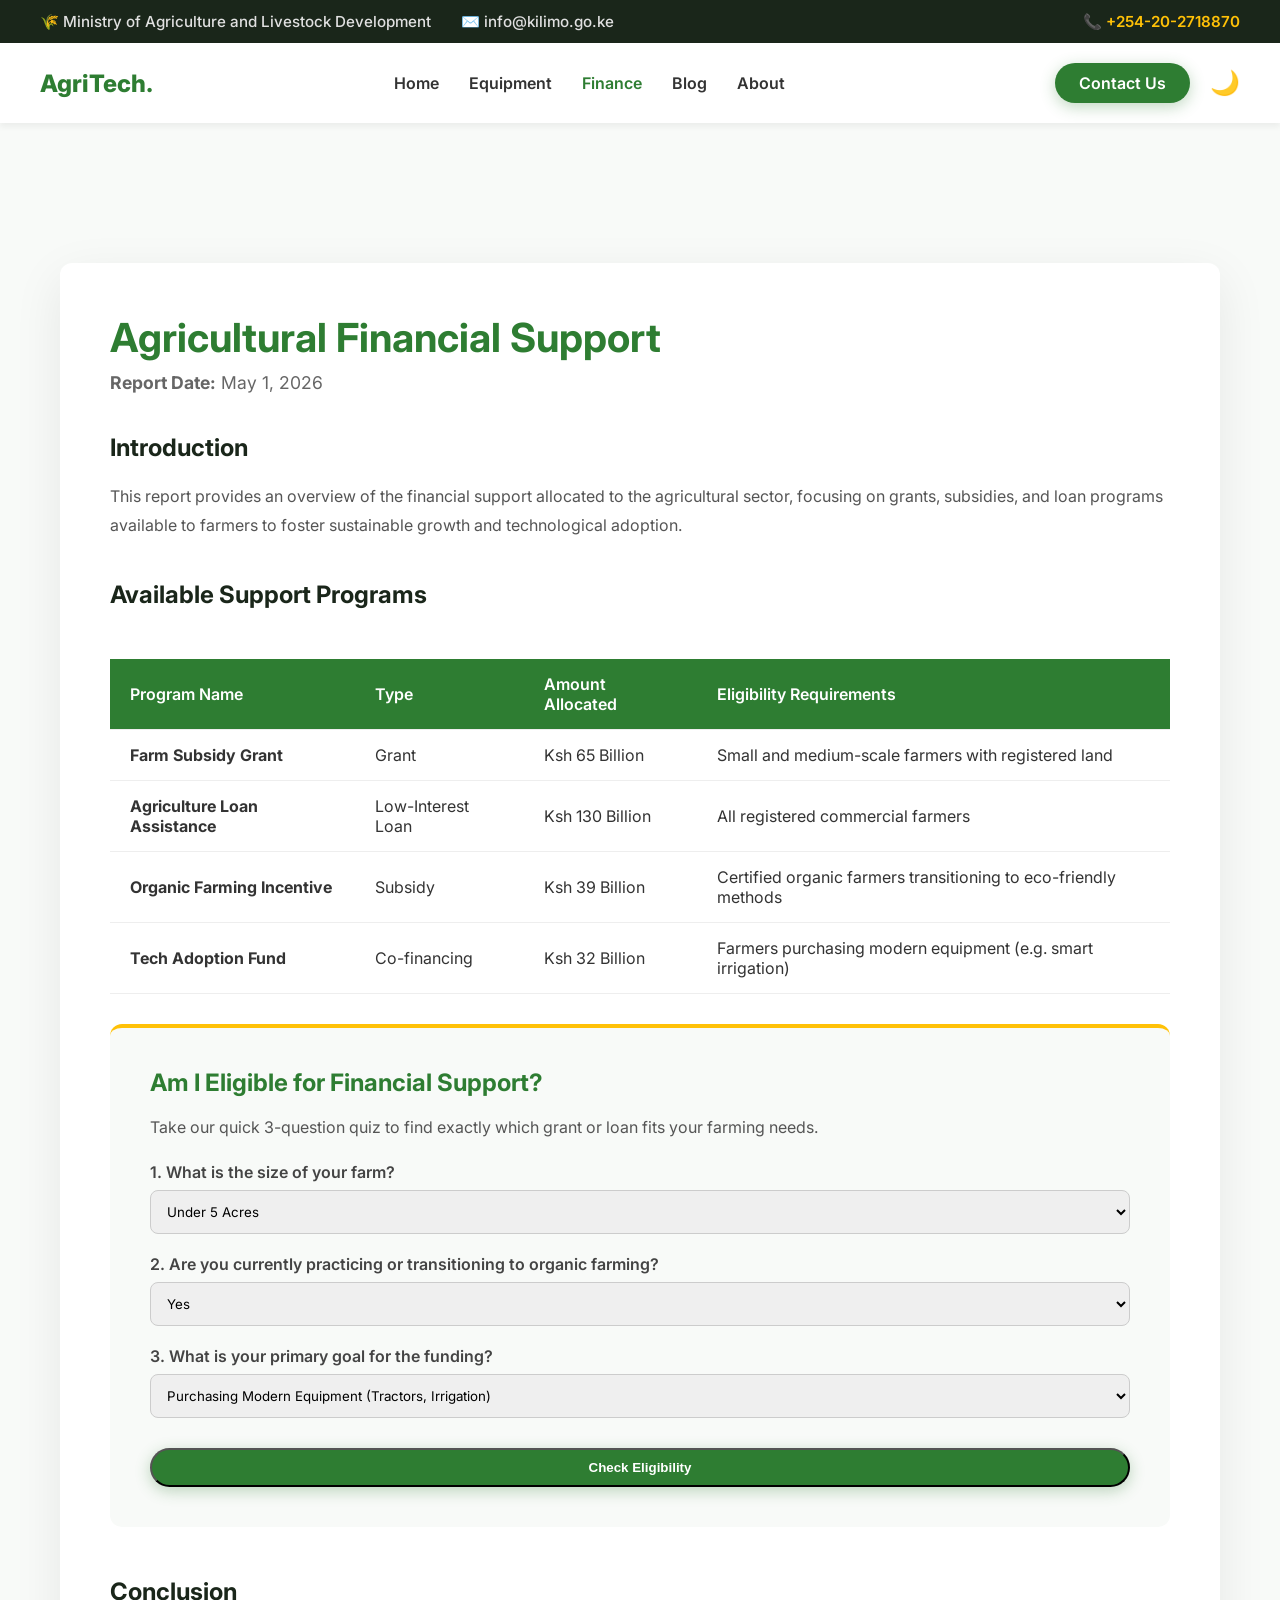
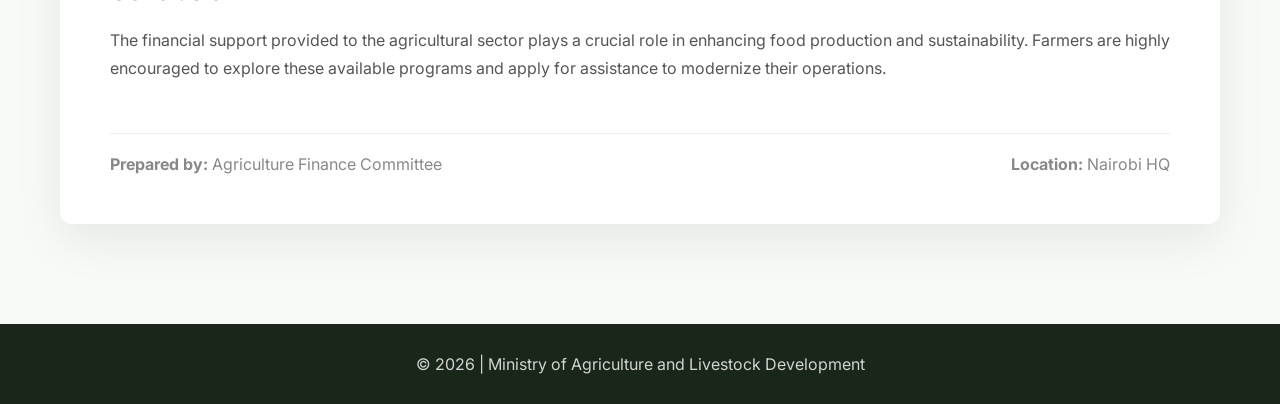
<file: finance.html>
<!DOCTYPE html>
<html lang="en">
<head>
    <meta charset="UTF-8">
    <meta name="viewport" content="width=device-width, initial-scale=1.0">
    <title>Financial Support - AgriTech</title>
    <link rel="stylesheet" href="style.css">
</head>
<body>

<header class="top-bar">
    <div class="top-bar-left">
        <span>🌾 Ministry of Agriculture and Livestock Development</span>
        <span class="hide-mobile">✉️ info@kilimo.go.ke</span>
    </div>
    <div class="top-bar-right" style="display: flex; align-items: center; gap: 15px;">
        <div id="google_translate_element"></div>
        <span>📞 +254-20-2718870</span>
    </div>
</header>

<nav>
    <a href="index.html" class="logo">AgriTech.</a>
    <div class="nav-links">
        <a href="index.html#home">Home</a>
        <a href="index.html#equipment">Equipment</a>
        <a href="finance.html" style="color: var(--primary-color);">Finance</a>
        <a href="index.html#blog">Blog</a>
        <a href="index.html#about">About</a>
        <a href="index.html#contact" class="cta-button mobile-cta">Contact Us</a>
    </div>
    <div style="display: flex; align-items: center;">
        <a href="index.html#contact" class="cta-button desktop-cta" style="margin-left: 30px;">Contact Us</a>
        <button id="theme-toggle" style="background:none; border:none; font-size:1.5rem; cursor:pointer; margin-left:20px;" aria-label="Toggle Dark Mode">🌙</button>
    </div>
    <div class="hamburger">
        <span></span>
        <span></span>
        <span></span>
    </div>
</nav>

<section class="section">
    <div class="finance-container fade-in">
        <h1 style="color: var(--primary-color); font-size: 2.5rem; margin-bottom: 10px;">Agricultural Financial Support</h1>
        <p style="color: #666; font-size: 1.1rem; margin-bottom: 40px;"><strong>Report Date:</strong> May 1, 2026</p>
        
        <h2 style="margin-bottom: 20px; color: var(--dark-color);">Introduction</h2>
        <p style="line-height: 1.8; color: #555; margin-bottom: 40px;">This report provides an overview of the financial support allocated to the agricultural sector, focusing on grants, subsidies, and loan programs available to farmers to foster sustainable growth and technological adoption.</p>
        
        <h2 style="margin-bottom: 20px; color: var(--dark-color);">Available Support Programs</h2>
        <div style="overflow-x: auto;">
            <table>
                <thead>
                    <tr>
                        <th>Program Name</th>
                        <th>Type</th>
                        <th>Amount Allocated</th>
                        <th>Eligibility Requirements</th>
                    </tr>
                </thead>
                <tbody>
                    <tr>
                        <td><strong>Farm Subsidy Grant</strong></td>
                        <td>Grant</td>
                        <td>Ksh 65 Billion</td>
                        <td>Small and medium-scale farmers with registered land</td>
                    </tr>
                    <tr>
                        <td><strong>Agriculture Loan Assistance</strong></td>
                        <td>Low-Interest Loan</td>
                        <td>Ksh 130 Billion</td>
                        <td>All registered commercial farmers</td>
                    </tr>
                    <tr>
                        <td><strong>Organic Farming Incentive</strong></td>
                        <td>Subsidy</td>
                        <td>Ksh 39 Billion</td>
                        <td>Certified organic farmers transitioning to eco-friendly methods</td>
                    </tr>
                    <tr>
                        <td><strong>Tech Adoption Fund</strong></td>
                        <td>Co-financing</td>
                        <td>Ksh 32 Billion</td>
                        <td>Farmers purchasing modern equipment (e.g. smart irrigation)</td>
                    </tr>
                </tbody>
            </table>
        </div>
        
        <div class="quiz-container fade-in" style="background: var(--light-color); padding: 40px; border-radius: 12px; margin-bottom: 50px; border-top: 4px solid var(--accent-color);">
            <h2 style="color: var(--primary-color); margin-bottom: 20px;">Am I Eligible for Financial Support?</h2>
            <p style="margin-bottom: 25px; color: #555;">Take our quick 3-question quiz to find exactly which grant or loan fits your farming needs.</p>
            
            <div id="quiz-form">
                <div class="form-group">
                    <label>1. What is the size of your farm?</label>
                    <select id="quiz-size" style="width: 100%; padding: 12px; border-radius: 8px; border: 1px solid #ccc;">
                        <option value="small">Under 5 Acres</option>
                        <option value="medium">5 to 50 Acres</option>
                        <option value="large">Over 50 Acres</option>
                    </select>
                </div>
                <div class="form-group">
                    <label>2. Are you currently practicing or transitioning to organic farming?</label>
                    <select id="quiz-organic" style="width: 100%; padding: 12px; border-radius: 8px; border: 1px solid #ccc;">
                        <option value="yes">Yes</option>
                        <option value="no">No</option>
                    </select>
                </div>
                <div class="form-group">
                    <label>3. What is your primary goal for the funding?</label>
                    <select id="quiz-goal" style="width: 100%; padding: 12px; border-radius: 8px; border: 1px solid #ccc;">
                        <option value="equipment">Purchasing Modern Equipment (Tractors, Irrigation)</option>
                        <option value="expansion">General Farm Expansion & Operations</option>
                        <option value="inputs">Buying Seeds and Fertilizers</option>
                    </select>
                </div>
                <button id="quiz-submit" class="cta-button" style="width: 100%; margin-top: 10px;">Check Eligibility</button>
            </div>

            <div id="quiz-result" style="display: none; margin-top: 30px; background: white; padding: 25px; border-radius: 8px; border-left: 5px solid var(--primary-color); box-shadow: 0 4px 15px rgba(0,0,0,0.05);">
                <!-- Result populated by JS -->
            </div>
        </div>

        <h2 style="margin-top: 40px; margin-bottom: 20px; color: var(--dark-color);">Conclusion</h2>
        <p style="line-height: 1.8; color: #555;">The financial support provided to the agricultural sector plays a crucial role in enhancing food production and sustainability. Farmers are highly encouraged to explore these available programs and apply for assistance to modernize their operations.</p>
        
        <div style="margin-top: 50px; padding-top: 20px; border-top: 1px solid #eee; display: flex; justify-content: space-between; color: #888;">
            <p><strong>Prepared by:</strong> Agriculture Finance Committee</p>
            <p><strong>Location:</strong> Nairobi HQ</p>
        </div>
    </div>
</section>

<footer>
    <p>&copy; 2026 | Ministry of Agriculture and Livestock Development</p>
</footer>

<!-- Scroll to Top Button -->
<button id="scrollTopBtn" title="Go to top">↑</button>

<!-- Google Translate -->
<script type="text/javascript">
function googleTranslateElementInit() {
  new google.translate.TranslateElement({pageLanguage: 'en', includedLanguages: 'sw,en', layout: google.translate.TranslateElement.InlineLayout.SIMPLE}, 'google_translate_element');
}
</script>
<script type="text/javascript" src="https://translate.google.com/translate_a/element.js?cb=googleTranslateElementInit"></script>
<script src="main.js"></script>
</body>
</html>
</file>
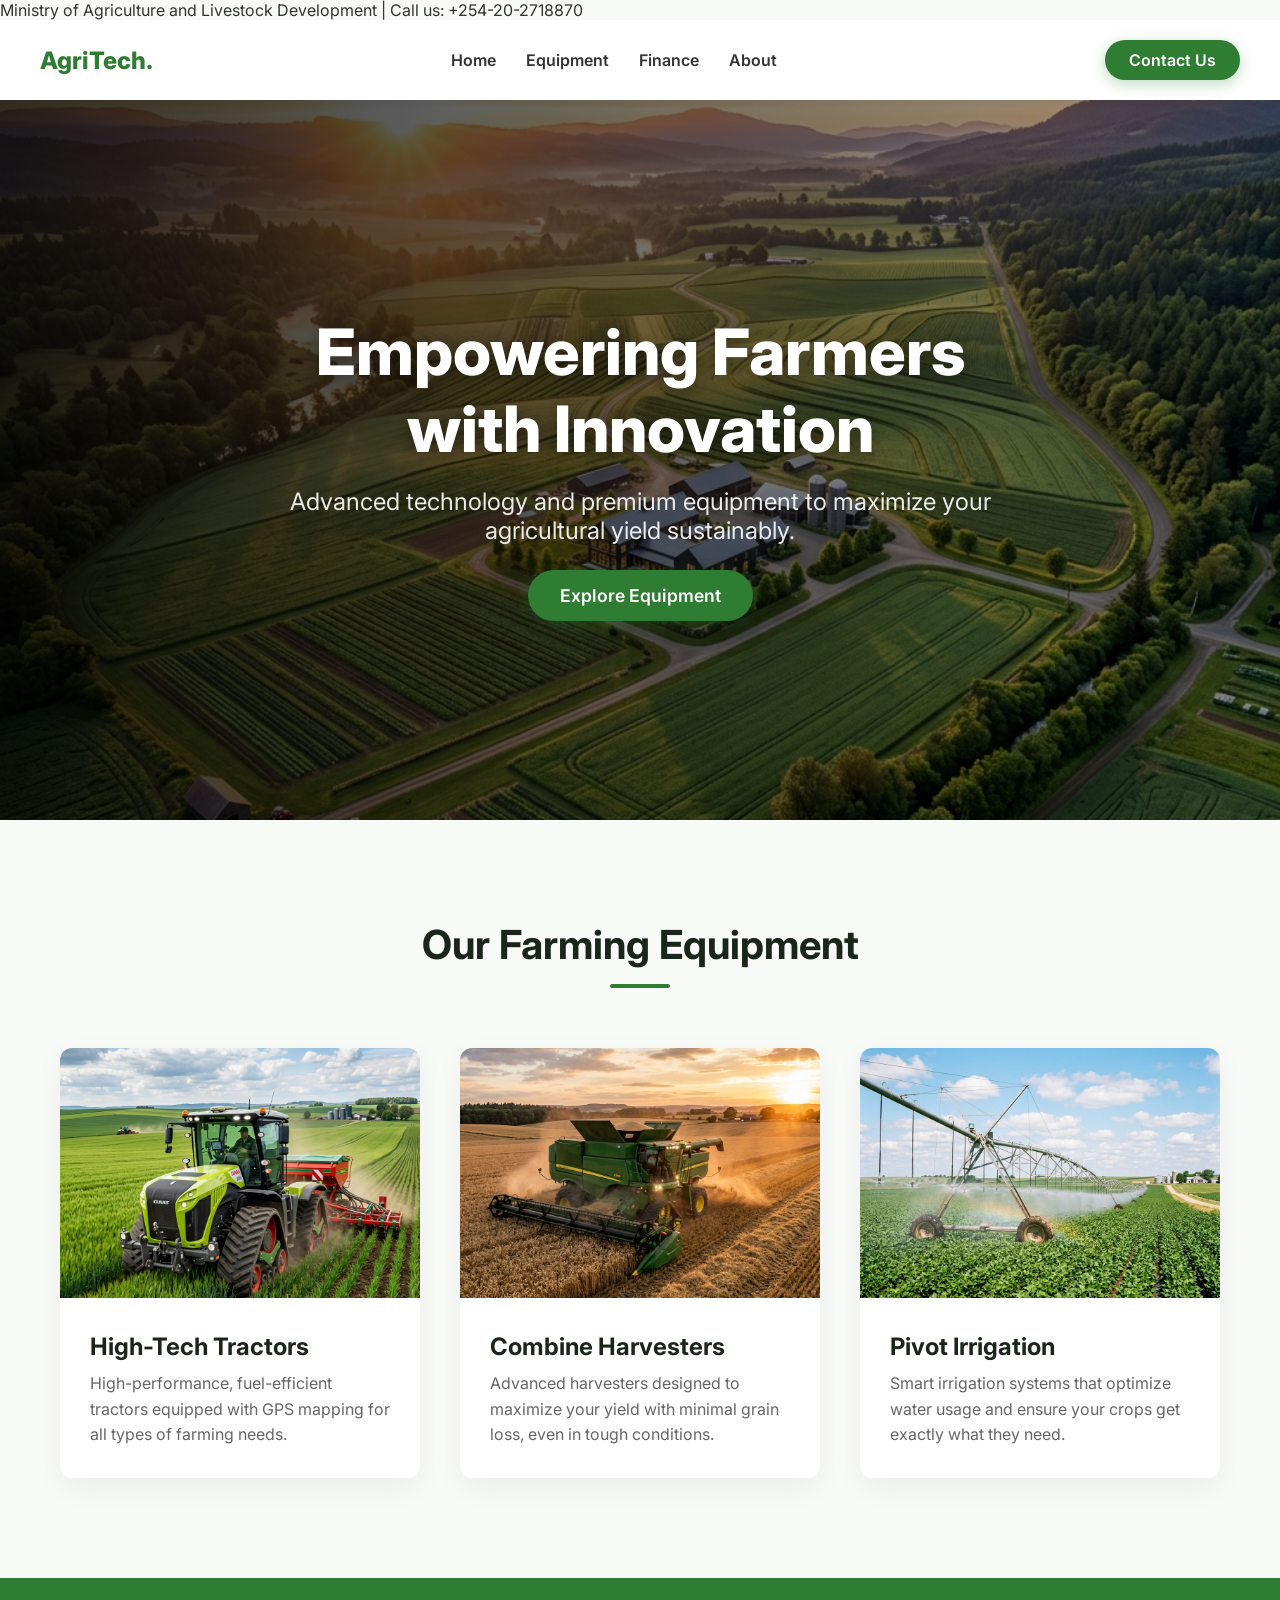
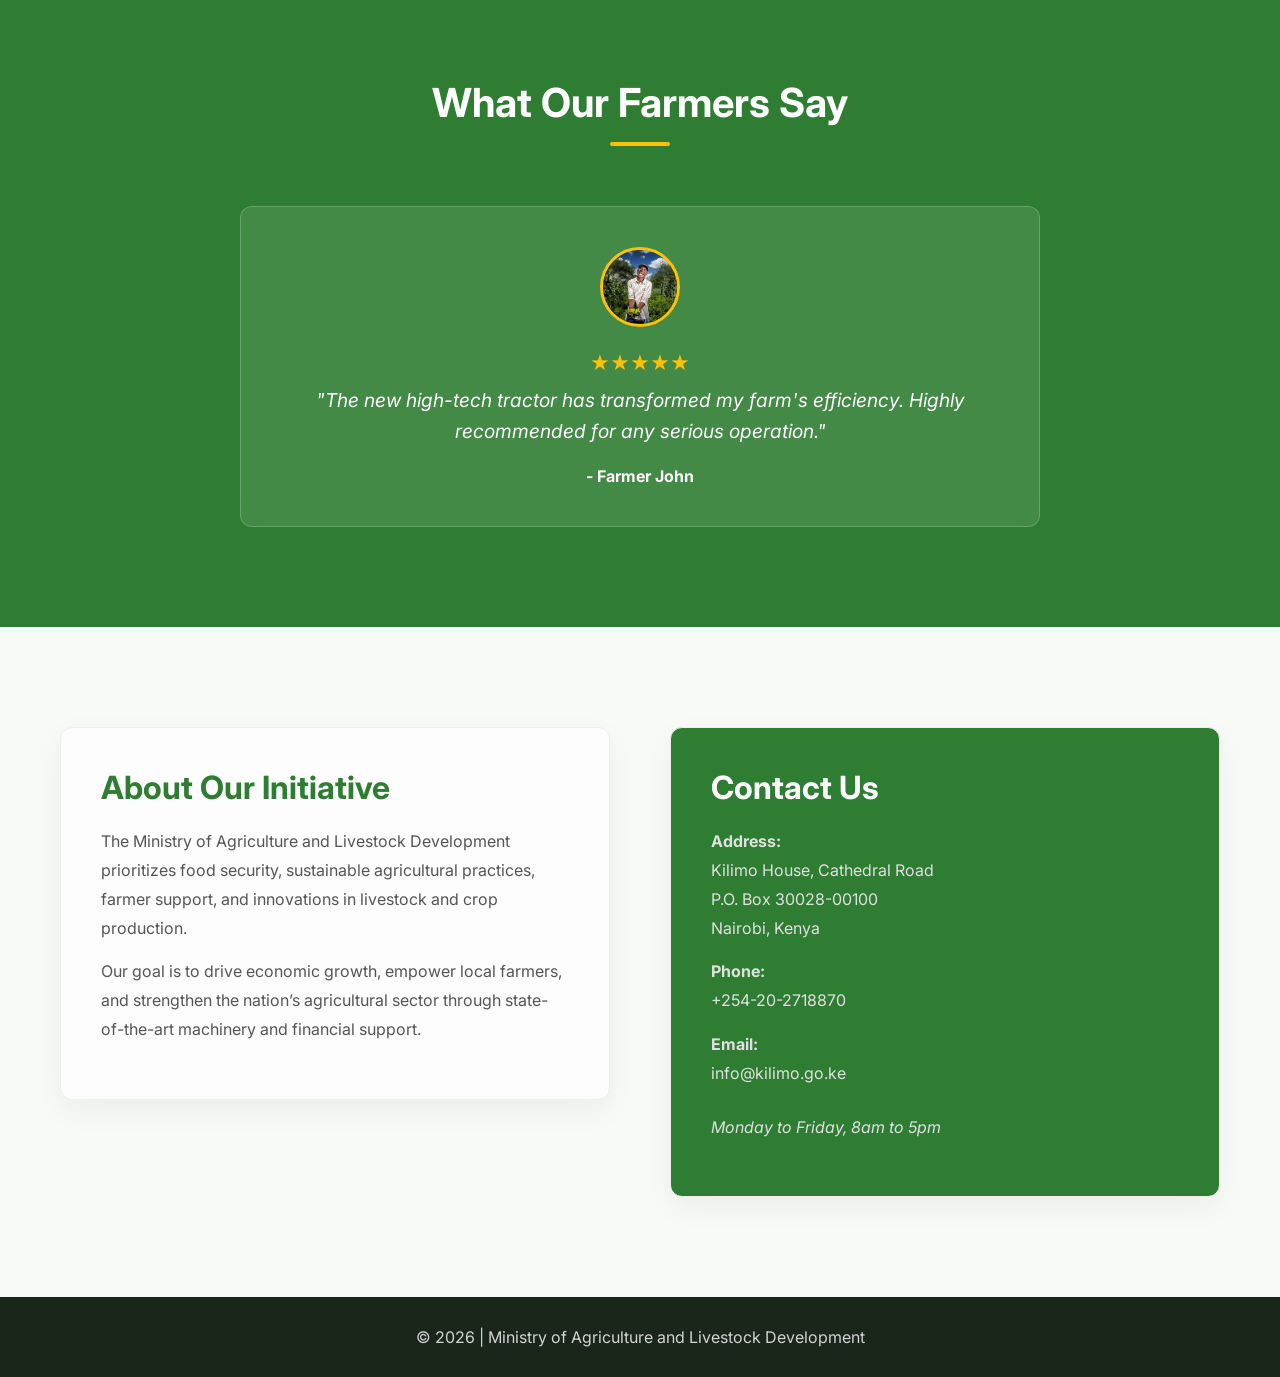
<file: test.html>
<!DOCTYPE html>
<html lang="en">
<head>
    <meta charset="UTF-8">
    <meta name="viewport" content="width=device-width, initial-scale=1.0">
    <title>AgriTech - Modern Agriculture Solutions</title>
    <link rel="stylesheet" href="style.css">
    <meta name="description" content="Empowering Farmers with Innovation & Technology through sustainable practices and modern equipment.">
</head>
<body>

<header>
    <p>Ministry of Agriculture and Livestock Development | Call us: +254-20-2718870</p>
</header>

<nav>
    <a href="test.html" class="logo">AgriTech.</a>
    <div class="nav-links">
        <a href="#home">Home</a>
        <a href="#equipment">Equipment</a>
        <a href="finance.html">Finance</a>
        <a href="#about">About</a>
    </div>
    <a href="#contact" class="cta-button" style="margin-left: 30px;">Contact Us</a>
</nav>

<section id="home" class="hero" id="slideshow" style="background-image: url('images/hero_bg_1777647714564.png');">
    <div class="hero-content">
        <h1>Empowering Farmers with Innovation</h1>
        <p>Advanced technology and premium equipment to maximize your agricultural yield sustainably.</p>
        <a href="#equipment" class="cta-button" style="font-size: 1.1rem; padding: 15px 32px;">Explore Equipment</a>
    </div>
</section>

<section id="equipment" class="section">
    <h2 class="section-title">Our Farming Equipment</h2>
    <div class="equipment-grid">
        <div class="equipment-card fade-in">
            <img src="images/tractor_1777648265150.png" alt="Modern Tractor">
            <div class="equipment-info">
                <h3>High-Tech Tractors</h3>
                <p>High-performance, fuel-efficient tractors equipped with GPS mapping for all types of farming needs.</p>
            </div>
        </div>
        <div class="equipment-card fade-in">
            <img src="images/harvester_1777648510955.png" alt="Combine Harvester">
            <div class="equipment-info">
                <h3>Combine Harvesters</h3>
                <p>Advanced harvesters designed to maximize your yield with minimal grain loss, even in tough conditions.</p>
            </div>
        </div>
        <div class="equipment-card fade-in">
            <img src="images/irrigation_system_1777648573279.png" alt="Irrigation System">
            <div class="equipment-info">
                <h3>Pivot Irrigation</h3>
                <p>Smart irrigation systems that optimize water usage and ensure your crops get exactly what they need.</p>
            </div>
        </div>
    </div>
</section>

<section id="testimonials" class="testimonials-section">
    <h2 class="section-title">What Our Farmers Say</h2>
    <div class="testimonial-container">
        <div class="testimonial active">
            <!-- Using existing local images from original directory -->
            <img src="farmer1.jpg" alt="Farmer John" onerror="this.src='https://ui-avatars.com/api/?name=Farmer+John&background=random'">
            <div class="stars">★★★★★</div>
            <p class="quote">"The new high-tech tractor has transformed my farm's efficiency. Highly recommended for any serious operation."</p>
            <h4>- Farmer John</h4>
        </div>
        <div class="testimonial">
            <img src="farmer2.jpg" alt="Sarah K." onerror="this.src='https://ui-avatars.com/api/?name=Sarah+K&background=random'">
            <div class="stars">★★★★★</div>
            <p class="quote">"A complete game-changer for modern farming! The smart irrigation system saved us thousands in water costs."</p>
            <h4>- Sarah K.</h4>
        </div>
        <div class="testimonial">
            <img src="farmer3.jpg" alt="David P." onerror="this.src='https://ui-avatars.com/api/?name=David+P&background=random'">
            <div class="stars">★★★★☆</div>
            <p class="quote">"Reliable and efficient machinery. Combine harvesters from AgriTech make the harvest season completely stress-free."</p>
            <h4>- David P.</h4>
        </div>
    </div>
</section>

<section id="about" class="section">
    <div class="two-column fade-in">
        <div class="info-box">
            <h2>About Our Initiative</h2>
            <p>The Ministry of Agriculture and Livestock Development prioritizes food security, sustainable agricultural practices, farmer support, and innovations in livestock and crop production.</p>
            <p>Our goal is to drive economic growth, empower local farmers, and strengthen the nation’s agricultural sector through state-of-the-art machinery and financial support.</p>
        </div>
        <div class="info-box" id="contact" style="background: var(--primary-color); color: white;">
            <h2 style="color: white;">Contact Us</h2>
            <p style="color: #e0e0e0;"><strong>Address:</strong><br>Kilimo House, Cathedral Road<br>P.O. Box 30028-00100<br>Nairobi, Kenya</p>
            <p style="color: #e0e0e0; margin-top: 15px;"><strong>Phone:</strong><br>+254-20-2718870</p>
            <p style="color: #e0e0e0; margin-top: 15px;"><strong>Email:</strong><br>info@kilimo.go.ke</p>
            <p style="color: #e0e0e0; margin-top: 25px;"><em>Monday to Friday, 8am to 5pm</em></p>
        </div>
    </div>
</section>

<footer>
    <p>&copy; 2026 | Ministry of Agriculture and Livestock Development</p>
</footer>

<script src="test.js"></script>
</body>
</html>
</file>
<file: style.css>
/* style.css */
@import url('https://fonts.googleapis.com/css2?family=Inter:wght@300;400;600;800&display=swap');

:root {
    --primary-color: #2E7D32; /* Deep Forest Green */
    --secondary-color: #4CAF50; /* Lighter Green */
    --accent-color: #FFC107; /* Amber */
    --dark-color: #1a261a;
    --light-color: #F8FAF8;
    --text-color: #333333;
    --border-radius: 12px;
}

* {
    margin: 0;
    padding: 0;
    box-sizing: border-box;
}

body {
    font-family: 'Inter', sans-serif;
    background-color: var(--light-color);
    color: var(--text-color);
    scroll-behavior: smooth;
    overflow-x: hidden;
}

/* Header & Top Bar */
.top-bar {
    background-color: var(--dark-color);
    color: #e0e0e0;
    padding: 12px 40px;
    display: flex;
    justify-content: space-between;
    align-items: center;
    font-size: 0.95rem;
    font-weight: 500;
}
.top-bar-left {
    display: flex;
    gap: 30px;
}
.top-bar-right {
    font-weight: 600;
    color: var(--accent-color);
}
@media (max-width: 768px) {
    .top-bar {
        flex-direction: column;
        gap: 10px;
        text-align: center;
        padding: 12px 20px;
    }
    .hide-mobile { display: none; }
}

nav {
    display: flex;
    justify-content: space-between;
    align-items: center;
    background: rgba(255, 255, 255, 0.95);
    backdrop-filter: blur(10px);
    padding: 20px 40px;
    position: sticky;
    top: 0;
    z-index: 1000;
    box-shadow: 0 4px 6px rgba(0,0,0,0.05);
}

.logo {
    font-size: 1.5rem;
    font-weight: 800;
    color: var(--primary-color);
    text-decoration: none;
}

.nav-links {
    display: flex;
    gap: 30px;
    align-items: center;
    margin: 0 auto;
}

nav a {
    color: var(--text-color);
    text-decoration: none;
    font-weight: 600;
    transition: color 0.3s ease;
    font-size: 1rem;
}

nav a:hover {
    color: var(--primary-color);
}

.cta-button {
    background-color: var(--primary-color);
    color: white;
    padding: 10px 24px;
    border-radius: 30px;
    text-decoration: none;
    font-weight: 600;
    transition: all 0.3s ease;
    box-shadow: 0 4px 15px rgba(46, 125, 50, 0.3);
    text-align: center;
}

.cta-button:hover {
    background-color: var(--secondary-color);
    transform: translateY(-2px);
    color: white;
}

/* Hamburger & Mobile Menu adjustments */
.hamburger {
    display: none;
    flex-direction: column;
    justify-content: space-between;
    width: 30px;
    height: 21px;
    cursor: pointer;
    z-index: 1001;
}
.hamburger span {
    display: block;
    height: 3px;
    width: 100%;
    background-color: var(--dark-color);
    border-radius: 3px;
    transition: all 0.3s ease;
}
.mobile-cta { display: none; }

/* Hero Section */
.hero {
    position: relative;
    width: 100%;
    height: 80vh;
    display: flex;
    align-items: center;
    justify-content: center;
    background-size: cover;
    background-position: center;
    background-attachment: fixed;
    transition: background-image 1s ease-in-out;
}

.hero::after {
    content: '';
    position: absolute;
    top: 0; left: 0; right: 0; bottom: 0;
    background: linear-gradient(to right, rgba(0,0,0,0.8) 0%, rgba(0,0,0,0.3) 100%);
    z-index: 1;
}

.hero-content {
    position: relative;
    z-index: 2;
    text-align: center;
    color: white;
    max-width: 800px;
    padding: 0 20px;
}

.hero h1 {
    font-size: 4rem;
    font-weight: 800;
    margin-bottom: 20px;
    line-height: 1.2;
    text-shadow: 0 4px 20px rgba(0,0,0,0.5);
    animation: slideUp 1s ease-out;
}

.hero p {
    font-size: 1.5rem;
    margin-bottom: 40px;
    opacity: 0.9;
    animation: slideUp 1.2s ease-out;
}

@keyframes slideUp {
    from { transform: translateY(30px); opacity: 0; }
    to { transform: translateY(0); opacity: 1; }
}

/* Stats Section */
.stats-grid {
    display: grid;
    grid-template-columns: repeat(auto-fit, minmax(200px, 1fr));
    gap: 30px;
    text-align: center;
}
.stat-item h2 {
    font-size: 3.5rem;
    color: var(--primary-color);
    margin-bottom: 10px;
    font-weight: 800;
}
.stat-item p {
    font-size: 1.1rem;
    color: #555;
    font-weight: 600;
    text-transform: uppercase;
    letter-spacing: 1px;
}

/* Section Shared */
.section {
    padding: 100px 20px;
    max-width: 1200px;
    margin: 0 auto;
}

.section-title {
    text-align: center;
    font-size: 2.5rem;
    color: var(--dark-color);
    margin-bottom: 60px;
    position: relative;
}

.section-title::after {
    content: '';
    display: block;
    width: 60px;
    height: 4px;
    background-color: var(--primary-color);
    margin: 15px auto 0;
    border-radius: 2px;
}

/* Equipment Grid */
.equipment-grid {
    display: grid;
    grid-template-columns: repeat(auto-fit, minmax(300px, 1fr));
    gap: 40px;
}

.equipment-card {
    background: white;
    border-radius: var(--border-radius);
    overflow: hidden;
    box-shadow: 0 10px 30px rgba(0,0,0,0.05);
    transition: transform 0.3s ease, box-shadow 0.3s ease;
}

.equipment-card:hover {
    transform: translateY(-10px);
    box-shadow: 0 15px 40px rgba(0,0,0,0.1);
}

.equipment-card img {
    width: 100%;
    height: 250px;
    object-fit: cover;
    transition: transform 0.5s ease;
}

.equipment-card:hover img {
    transform: scale(1.05);
}

.equipment-info {
    padding: 30px;
}

.equipment-info h3 {
    font-size: 1.5rem;
    color: var(--dark-color);
    margin-bottom: 10px;
}

.equipment-info p {
    color: #666;
    line-height: 1.6;
}

/* Calculator Section */
#calculator .section-title::after {
    background-color: var(--accent-color);
}
.calculator-container {
    background: rgba(255, 255, 255, 0.1);
    backdrop-filter: blur(10px);
    border: 1px solid rgba(255,255,255,0.2);
    border-radius: var(--border-radius);
    padding: 40px;
    display: grid;
    grid-template-columns: 1fr 1fr;
    gap: 40px;
    align-items: center;
    max-width: 900px;
    margin: 0 auto;
}
.result-highlight {
    font-size: 3.5rem;
    font-weight: 800;
    color: var(--accent-color);
    margin-top: 15px;
}

/* Testimonials */
.testimonials-section {
    background-color: var(--primary-color);
    color: white;
    padding: 100px 20px;
}

.testimonials-section .section-title {
    color: white;
}

.testimonials-section .section-title::after {
    background-color: var(--accent-color);
}

.testimonial-container {
    max-width: 800px;
    margin: 0 auto;
    position: relative;
    min-height: 250px;
}

.testimonial {
    position: absolute;
    top: 0; left: 0; width: 100%;
    opacity: 0;
    transition: opacity 0.5s ease;
    text-align: center;
    background: rgba(255, 255, 255, 0.1);
    backdrop-filter: blur(10px);
    padding: 40px;
    border-radius: var(--border-radius);
    border: 1px solid rgba(255,255,255,0.2);
}

.testimonial.active {
    opacity: 1;
    position: relative;
}

.testimonial img {
    width: 80px;
    height: 80px;
    border-radius: 50%;
    margin-bottom: 20px;
    border: 3px solid var(--accent-color);
    object-fit: cover;
}

.testimonial p.quote {
    font-size: 1.2rem;
    font-style: italic;
    margin-bottom: 20px;
    line-height: 1.6;
}

.stars {
    color: var(--accent-color);
    font-size: 1.2rem;
    margin-bottom: 10px;
}

/* Market Dashboard */
.market-dashboard {
    background: white;
    padding: 40px;
    border-radius: var(--border-radius);
    box-shadow: 0 10px 30px rgba(0,0,0,0.05);
    max-width: 800px;
    margin: 0 auto;
}

.market-controls {
    display: flex;
    align-items: center;
    gap: 15px;
    margin-bottom: 30px;
}

.market-controls label {
    font-weight: 600;
    color: var(--dark-color);
}

.market-select {
    padding: 10px 15px;
    border: 1px solid #ddd;
    border-radius: 8px;
    font-family: 'Inter', sans-serif;
    font-size: 1rem;
    color: var(--dark-color);
    background-color: #f9f9f9;
    flex-grow: 1;
    cursor: pointer;
    transition: border-color 0.3s;
}

.market-select:focus {
    outline: none;
    border-color: var(--primary-color);
}

.market-table-container {
    overflow-x: auto;
}

.market-table {
    width: 100%;
    border-collapse: collapse;
}

.market-table th, .market-table td {
    padding: 15px;
    text-align: left;
    border-bottom: 1px solid #eee;
}

.market-table th {
    background-color: #f4f4f4;
    color: var(--dark-color);
    font-weight: 600;
}

.market-table tr:last-child td {
    border-bottom: none;
}

.trend-up {
    color: #2E7D32;
    font-weight: bold;
}

.trend-down {
    color: #d32f2f;
    font-weight: bold;
}

.trend-stable {
    color: #f57c00;
    font-weight: bold;
}

@media (max-width: 600px) {
    .market-controls {
        flex-direction: column;
        align-items: flex-start;
    }
    .market-select { width: 100%; }
}

/* Advisor Tool */
.advisor-container {
    background: white;
    padding: 40px;
    border-radius: var(--border-radius);
    box-shadow: 0 10px 30px rgba(0,0,0,0.05);
    max-width: 900px;
    margin: 0 auto;
    border-top: 4px solid var(--primary-color);
}
.advisor-controls {
    display: grid;
    grid-template-columns: 1fr 1fr auto;
    gap: 20px;
    align-items: center;
    margin-bottom: 30px;
}
.advisor-results {
    border-top: 1px solid #eee;
    padding-top: 30px;
}
.crop-recommendation {
    display: flex;
    align-items: center;
    gap: 20px;
    background: #fdfdfd;
    padding: 20px;
    border-radius: 8px;
    border-left: 5px solid var(--accent-color);
    margin-bottom: 15px;
    box-shadow: 0 4px 10px rgba(0,0,0,0.02);
}
.crop-icon {
    font-size: 2.5rem;
}
.crop-details h3 {
    margin-bottom: 5px;
    color: var(--dark-color);
}
.crop-details p {
    color: #666;
    font-size: 0.95rem;
    line-height: 1.5;
}
.crop-tags {
    display: flex;
    gap: 10px;
    margin-top: 10px;
}
.crop-tag {
    background: #e8f5e9;
    color: var(--primary-color);
    padding: 4px 10px;
    border-radius: 12px;
    font-size: 0.8rem;
    font-weight: 600;
}
@media (max-width: 768px) {
    .advisor-controls {
        grid-template-columns: 1fr;
    }
    .advisor-controls button {
        width: 100%;
    }
}

/* Blog Grid */
.blog-grid {
    display: grid;
    grid-template-columns: repeat(auto-fit, minmax(300px, 1fr));
    gap: 30px;
}

.blog-card {
    background: white;
    border-radius: var(--border-radius);
    padding: 30px;
    box-shadow: 0 10px 30px rgba(0,0,0,0.05);
    transition: transform 0.3s ease;
    border-top: 4px solid var(--secondary-color);
}

.blog-card:hover {
    transform: translateY(-5px);
}

.blog-tag {
    background: #e8f5e9;
    color: var(--primary-color);
    padding: 5px 12px;
    border-radius: 20px;
    font-size: 0.8rem;
    font-weight: 600;
    display: inline-block;
    margin-bottom: 15px;
}

.blog-card h3 {
    margin-bottom: 15px;
    color: var(--dark-color);
    line-height: 1.4;
    font-size: 1.3rem;
}

.blog-card p {
    color: #666;
    margin-bottom: 20px;
    line-height: 1.6;
}

.read-more {
    color: var(--primary-color);
    text-decoration: none;
    font-weight: 600;
    display: inline-flex;
    align-items: center;
    transition: color 0.3s;
}

.read-more:hover {
    color: var(--accent-color);
}


/* Two Column Layout (About & Contact) */
.two-column {
    display: grid;
    grid-template-columns: 1fr 1fr;
    gap: 60px;
    align-items: start;
}

.info-box {
    background: #fdfdfd;
    padding: 40px;
    border-radius: var(--border-radius);
    box-shadow: 0 10px 30px rgba(0,0,0,0.05);
    border: 1px solid #eee;
}

.info-box h2 {
    color: var(--primary-color);
    margin-bottom: 20px;
    font-size: 2rem;
}

.info-box p {
    line-height: 1.8;
    color: #555;
    margin-bottom: 15px;
}

/* Contact Form */
.form-container {
    background: #fdfdfd;
    padding: 40px;
    border-radius: var(--border-radius);
    box-shadow: 0 10px 30px rgba(0,0,0,0.08);
    border: 1px solid #eee;
}

.form-container h2 {
    margin-bottom: 25px;
    color: var(--primary-color);
}

.form-group {
    margin-bottom: 20px;
}

.form-group label {
    display: block;
    margin-bottom: 8px;
    font-weight: 600;
    color: #444;
}

.form-group input, .form-group textarea, .form-group select {
    width: 100%;
    padding: 12px 15px;
    border: 1px solid #ccc;
    border-radius: 8px;
    font-family: 'Inter', sans-serif;
    transition: border-color 0.3s, box-shadow 0.3s;
}

.form-group input:focus, .form-group textarea:focus, .form-group select:focus {
    outline: none;
    border-color: var(--primary-color);
    box-shadow: 0 0 0 3px rgba(46, 125, 50, 0.1);
}

.submit-btn {
    width: 100%;
    border: none;
    cursor: pointer;
    font-size: 1.1rem;
    padding: 15px;
}

/* Scroll to Top Button */
#scrollTopBtn {
    display: none; 
    position: fixed; 
    bottom: 30px; 
    right: 30px; 
    z-index: 99; 
    border: none; 
    outline: none; 
    background-color: var(--accent-color); 
    color: var(--dark-color); 
    cursor: pointer; 
    padding: 15px; 
    border-radius: 50%; 
    font-size: 1.5rem;
    width: 50px;
    height: 50px;
    line-height: 20px;
    box-shadow: 0 4px 15px rgba(0,0,0,0.2);
    transition: background-color 0.3s, transform 0.3s;
}
#scrollTopBtn:hover {
    background-color: var(--primary-color); 
    color: white;
    transform: translateY(-5px);
}

/* Footer */
footer {
    background: var(--dark-color);
    color: white;
    text-align: center;
    padding: 30px 20px;
}

footer p {
    opacity: 0.8;
}

/* Finance Page Styles */
.finance-container {
    background: white;
    padding: 50px;
    border-radius: var(--border-radius);
    box-shadow: 0 15px 50px rgba(0,0,0,0.08);
    margin-top: 40px;
}

table {
    width: 100%;
    border-collapse: collapse;
    margin-top: 30px;
    margin-bottom: 30px;
    background: white;
}

th, td {
    padding: 15px 20px;
    text-align: left;
    border-bottom: 1px solid #eee;
}

th {
    background-color: var(--primary-color);
    color: white;
    font-weight: 600;
}

tr:hover {
    background-color: #f9f9f9;
}

/* Responsive adjustments */
@media (max-width: 900px) {
    .nav-links {
        position: fixed;
        top: 0;
        right: -100%;
        height: 100vh;
        width: 250px;
        background: white;
        flex-direction: column;
        justify-content: center;
        align-items: center;
        box-shadow: -5px 0 15px rgba(0,0,0,0.1);
        transition: right 0.3s ease;
    }
    .nav-links.active {
        right: 0;
    }
    .hamburger {
        display: flex;
    }
    /* Hamburger Animation */
    .hamburger.active span:nth-child(1) { transform: translateY(9px) rotate(45deg); }
    .hamburger.active span:nth-child(2) { opacity: 0; }
    .hamburger.active span:nth-child(3) { transform: translateY(-9px) rotate(-45deg); }
    
    .desktop-cta { display: none; }
    .mobile-cta { display: inline-block; margin-left: 0; margin-top: 20px; }
    
    .two-column { grid-template-columns: 1fr; }
    .calculator-container { grid-template-columns: 1fr; }
    .hero h1 { font-size: 2.5rem; }
}

/* Dark Mode Overrides */
[data-theme="dark"] {
    --primary-color: #4CAF50;
    --secondary-color: #2E7D32;
    --dark-color: #f0f0f0;
    --light-color: #121212;
    --text-color: #e0e0e0;
    --accent-color: #FFD54F;
}

[data-theme="dark"] body {
    background-color: var(--light-color);
}

[data-theme="dark"] p,
[data-theme="dark"] span:not(.blog-tag):not(.crop-tag),
[data-theme="dark"] label,
[data-theme="dark"] td,
[data-theme="dark"] th {
    color: #e0e0e0 !important;
}

[data-theme="dark"] .stats-section,
[data-theme="dark"] .equipment-card,
[data-theme="dark"] .market-dashboard,
[data-theme="dark"] .advisor-container,
[data-theme="dark"] .blog-card,
[data-theme="dark"] .info-box,
[data-theme="dark"] .form-container,
[data-theme="dark"] .finance-container,
[data-theme="dark"] table,
[data-theme="dark"] .market-table th,
[data-theme="dark"] #about,
[data-theme="dark"] .quiz-container {
    background-color: #1e1e1e !important;
    color: var(--text-color) !important;
    border-color: #333 !important;
}

[data-theme="dark"] .top-bar {
    background-color: #0d120d;
}

[data-theme="dark"] nav {
    background: rgba(30, 30, 30, 0.95);
}

[data-theme="dark"] .equipment-info h3,
[data-theme="dark"] .blog-card h3,
[data-theme="dark"] .info-box h2,
[data-theme="dark"] .form-container h2,
[data-theme="dark"] .market-controls label {
    color: var(--primary-color) !important;
}

[data-theme="dark"] .section-title {
    color: var(--dark-color);
}

[data-theme="dark"] .crop-recommendation {
    background-color: #2a2a2a !important;
}

[data-theme="dark"] #calc-result,
[data-theme="dark"] #quiz-result {
    background-color: #2a2a2a !important;
}

[data-theme="dark"] input, 
[data-theme="dark"] textarea, 
[data-theme="dark"] select,
[data-theme="dark"] .market-select {
    background-color: #2a2a2a !important;
    color: #e0e0e0 !important;
    border-color: #444 !important;
}

[data-theme="dark"] tr:hover {
    background-color: #2a2a2a !important;
}

[data-theme="dark"] .market-table th, 
[data-theme="dark"] .market-table td {
    border-bottom: 1px solid #333 !important;
}

[data-theme="dark"] .result-highlight {
    color: var(--accent-color) !important;
}

/* Google Translate Professional Styling */
.goog-te-combo {
    padding: 6px 12px;
    border-radius: 20px;
    border: 1px solid rgba(255, 255, 255, 0.3);
    background-color: rgba(0, 0, 0, 0.3);
    color: white;
    font-family: 'Inter', sans-serif;
    font-size: 0.85rem;
    cursor: pointer;
    outline: none;
    transition: 0.3s;
}
.goog-te-combo:hover {
    background-color: rgba(0, 0, 0, 0.5);
    border-color: var(--accent-color);
}
.goog-te-combo option {
    background-color: var(--dark-color);
    color: white;
}
/* Hide Google Translate branding */
.goog-logo-link {
    display: none !important;
}
.goog-te-gadget {
    color: transparent !important;
    font-size: 0 !important;
}
.goog-te-banner-frame.skiptranslate {
    display: none !important;
}
body {
    top: 0px !important; 
}

/* Fix footer in dark mode */
[data-theme="dark"] footer {
    background-color: #0d120d !important;
}
[data-theme="dark"] footer p {
    color: #e0e0e0 !important;
}

/* Lease cards in dark mode */
[data-theme="dark"] .lease-card {
    background-color: #1e1e1e !important;
    border-color: #333 !important;
}
[data-theme="dark"] .lease-card h4 {
    color: var(--primary-color) !important;
}

/* Modal Styling */
.modal {
    display: none; 
    position: fixed; 
    z-index: 1000; 
    left: 0;
    top: 0;
    width: 100%; 
    height: 100%; 
    background-color: rgba(0,0,0,0.6); 
    backdrop-filter: blur(5px);
    overflow-y: auto;
}
.modal-content {
    background-color: var(--card-bg, white);
    margin: 5% auto; 
    padding: 30px;
    border-radius: 12px;
    width: 90%;
    max-width: 600px;
    position: relative;
    box-shadow: 0 15px 40px rgba(0,0,0,0.2);
}
.close-btn {
    color: #aaa;
    float: right;
    font-size: 28px;
    font-weight: bold;
    cursor: pointer;
    transition: 0.2s;
}
.close-btn:hover {
    color: var(--accent-color);
}
[data-theme="dark"] .modal-content {
    background-color: #1e1e1e !important;
    color: #e0e0e0 !important;
}
[data-theme="dark"] .modal-content h2,
[data-theme="dark"] .modal-content span:not(#lease-discount-msg) {
    color: var(--text-color) !important;
}
[data-theme="dark"] #lease-total {
    color: var(--primary-color) !important;
}
[data-theme="dark"] .weather-widget {
    background: linear-gradient(135deg, #1e3a1e, #0d1a0d) !important;
    box-shadow: 0 10px 30px rgba(0,0,0,0.3) !important;
}
[data-theme="dark"] input#advisor-acres {
    background-color: #2a2a2a !important;
    color: #e0e0e0 !important;
    border-color: #444 !important;
}

/* Success Checkmark Animation */
.checkmark {
    width: 80px;
    height: 80px;
    border-radius: 50%;
    display: block;
    stroke-width: 4;
    stroke: var(--primary-color);
    stroke-miterlimit: 10;
    margin: 0 auto;
    box-shadow: inset 0px 0px 0px var(--primary-color);
    animation: fill .4s ease-in-out .4s forwards, scale .3s ease-in-out .9s both;
}
.checkmark__circle {
    stroke-dasharray: 166;
    stroke-dashoffset: 166;
    stroke-width: 4;
    stroke-miterlimit: 10;
    stroke: var(--primary-color);
    fill: none;
    animation: stroke 0.6s cubic-bezier(0.65, 0, 0.45, 1) forwards;
}
.checkmark__check {
    transform-origin: 50% 50%;
    stroke-dasharray: 48;
    stroke-dashoffset: 48;
    animation: stroke 0.3s cubic-bezier(0.65, 0, 0.45, 1) 0.6s forwards;
}
@keyframes stroke {
    100% { stroke-dashoffset: 0; }
}
@keyframes scale {
    0%, 100% { transform: none; }
    50% { transform: scale3d(1.1, 1.1, 1); }
}
@keyframes fill {
    100% { box-shadow: inset 0px 0px 0px 30px rgba(76, 175, 80, 0.1); }
}

[data-theme="dark"] #testimonials {
    background: #0a0e0a !important;
    border-color: #222 !important;
}
[data-theme="dark"] #testimonials > p {
    color: #aaa !important;
}
[data-theme="dark"] .testimonial-card,
[data-theme="dark"] .case-study-card {
    background-color: #1e1e1e !important;
}
[data-theme="dark"] .testimonial-card p:not(.testimonial-card p:last-child),
[data-theme="dark"] .case-study-card p {
    color: #ccc !important;
}
[data-theme="dark"] .case-study-card .dark-override {
    color: #e0e0e0 !important;
}
[data-theme="dark"] .case-study-card div[style*="border-bottom"] {
    border-color: #444 !important;
}

/* Impact Bar Responsiveness & Dark Mode */
@media (max-width: 768px) {
    .hide-mobile { display: none !important; }
}
[data-theme="dark"] .impact-bar {
    background-color: #1e1e1e !important;
}
[data-theme="dark"] .impact-bar p {
    color: #ccc !important;
}
[data-theme="dark"] .farmer-voice-card {
    background-color: #1e1e1e !important;
    border-color: #333 !important;
}
[data-theme="dark"] .farmer-voice-card p {
    color: #ccc !important;
}
[data-theme="dark"] .farmer-voice-card h4 {
    color: var(--accent-color) !important;
}
[data-theme="dark"] .farmer-voice-card span {
    color: #888 !important;
}

/* Blog Filters & Search */
.blog-filters input:focus {
    border-color: var(--primary-color);
    box-shadow: 0 0 10px rgba(76, 175, 80, 0.1);
}

.filter-btn {
    padding: 8px 18px;
    border-radius: 20px;
    border: 1px solid #ddd;
    background: white;
    cursor: pointer;
    font-size: 0.9rem;
    transition: 0.3s;
    font-family: 'Inter', sans-serif;
}

.filter-btn:hover {
    background: #f5f5f5;
    border-color: #ccc;
}

.filter-btn.active {
    background: var(--primary-color);
    color: white;
    border-color: var(--primary-color);
    box-shadow: 0 4px 10px rgba(76, 175, 80, 0.3);
}

/* Dark Mode for Blog Filters */
[data-theme="dark"] .blog-filters input {
    background-color: #1e1e1e !important;
    border-color: #333 !important;
    color: #e0e0e0 !important;
}

[data-theme="dark"] .filter-btn {
    background: #1e1e1e;
    border-color: #333;
    color: #ccc;
}

[data-theme="dark"] .filter-btn:hover {
    background: #2a2a2a;
}

[data-theme="dark"] .filter-btn.active {
    background: var(--primary-color);
    color: white;
}
</file>
